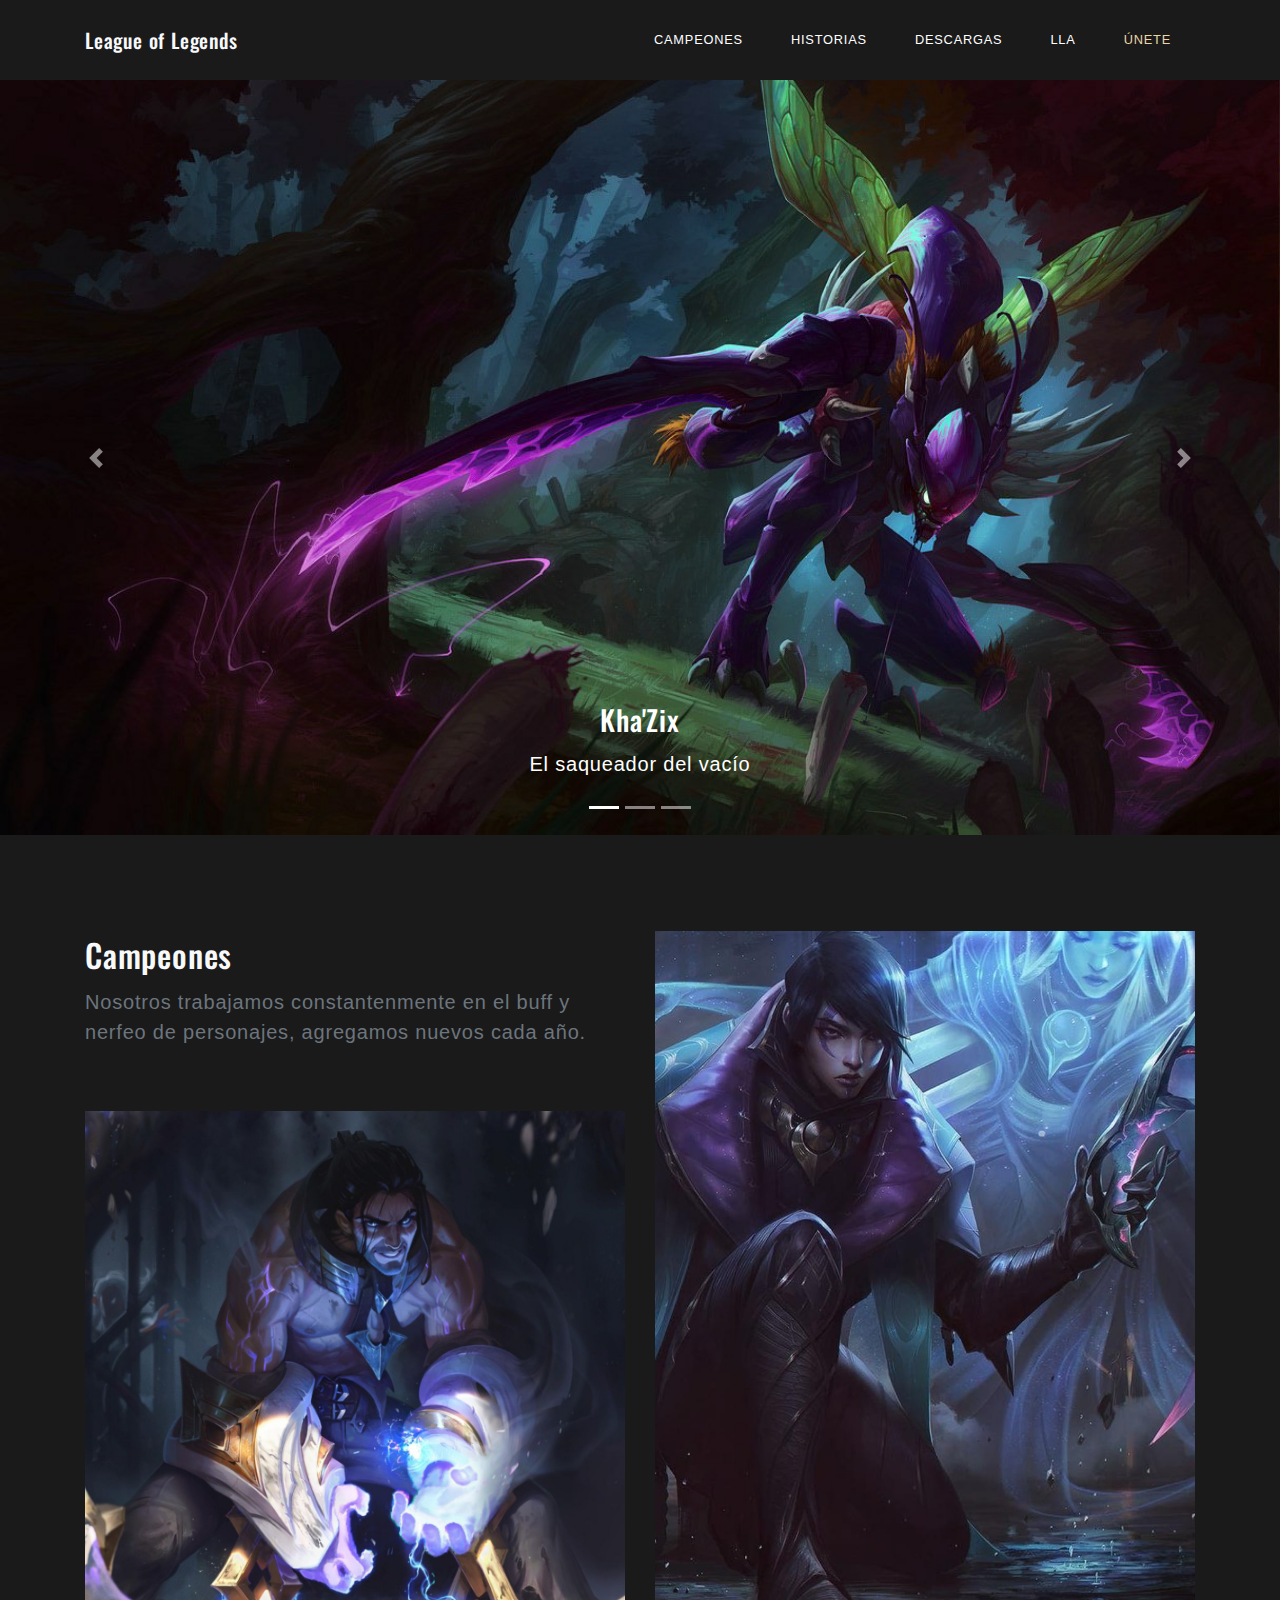
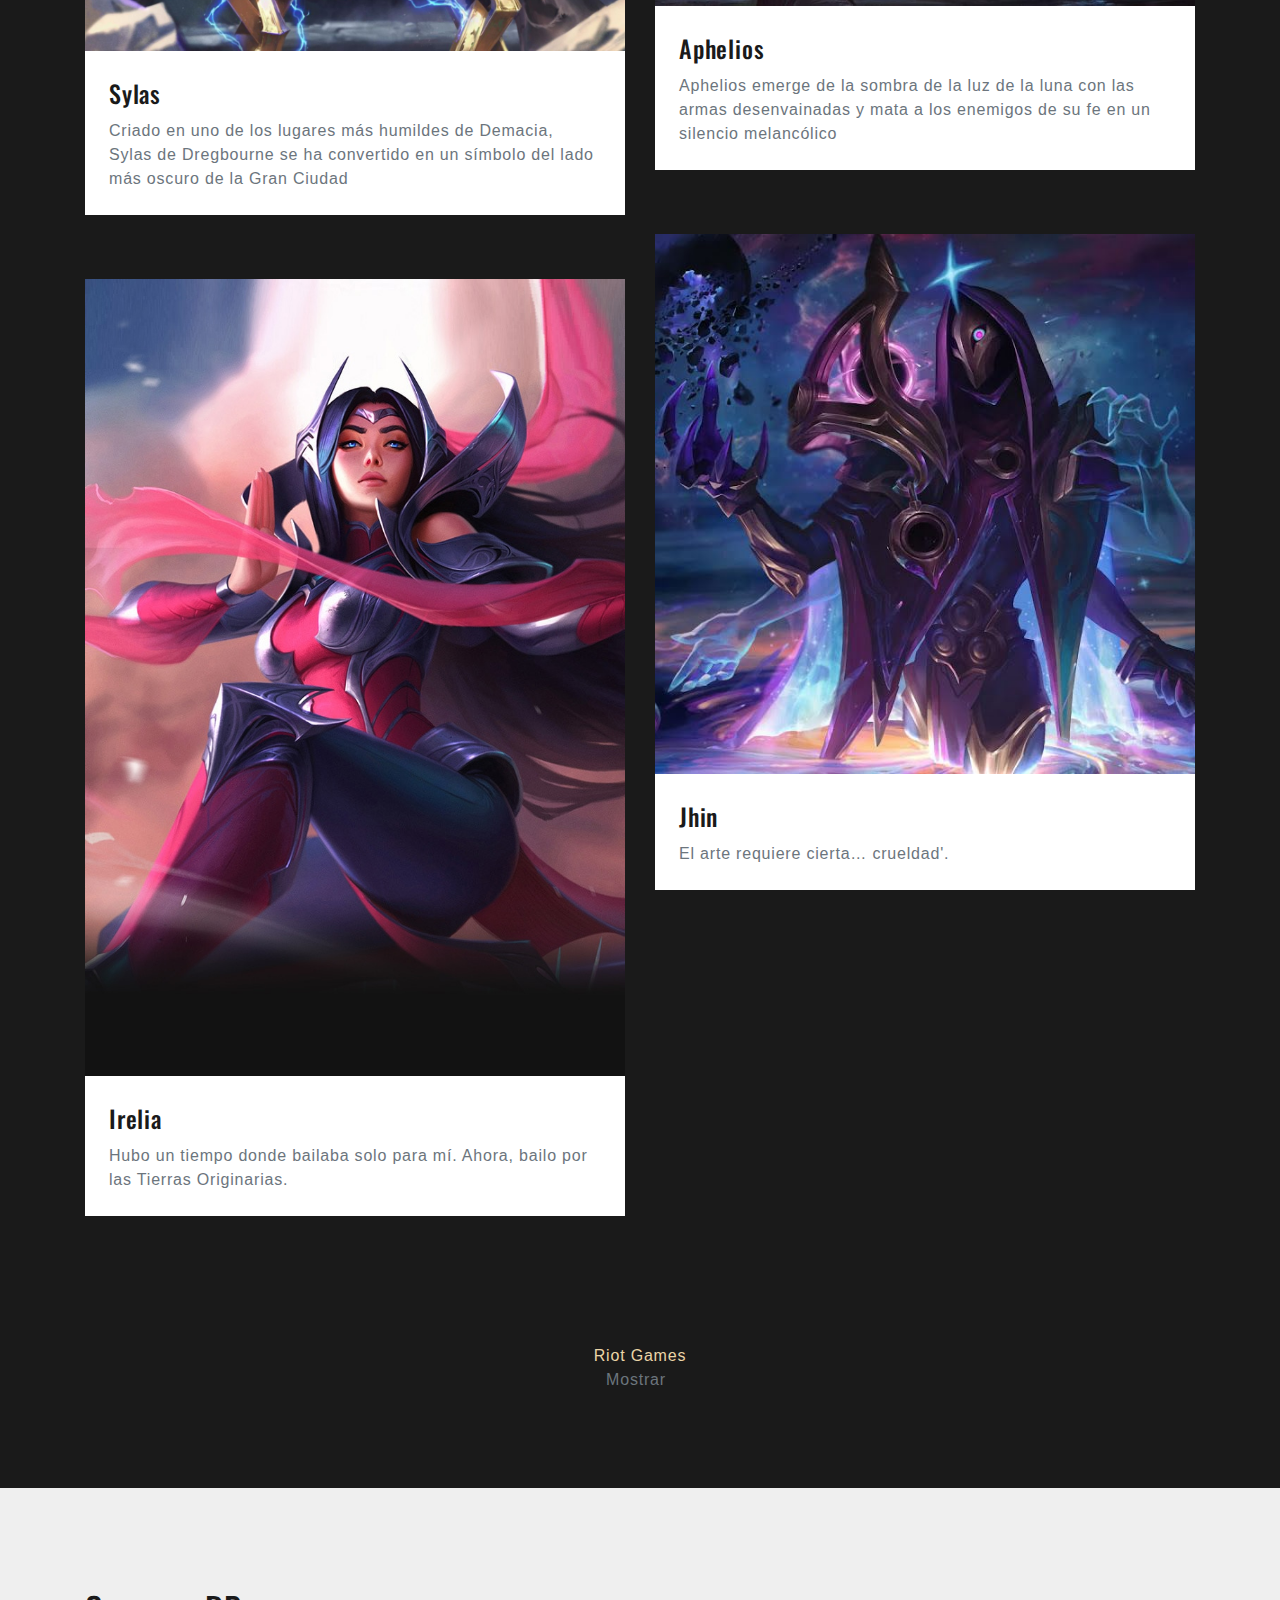
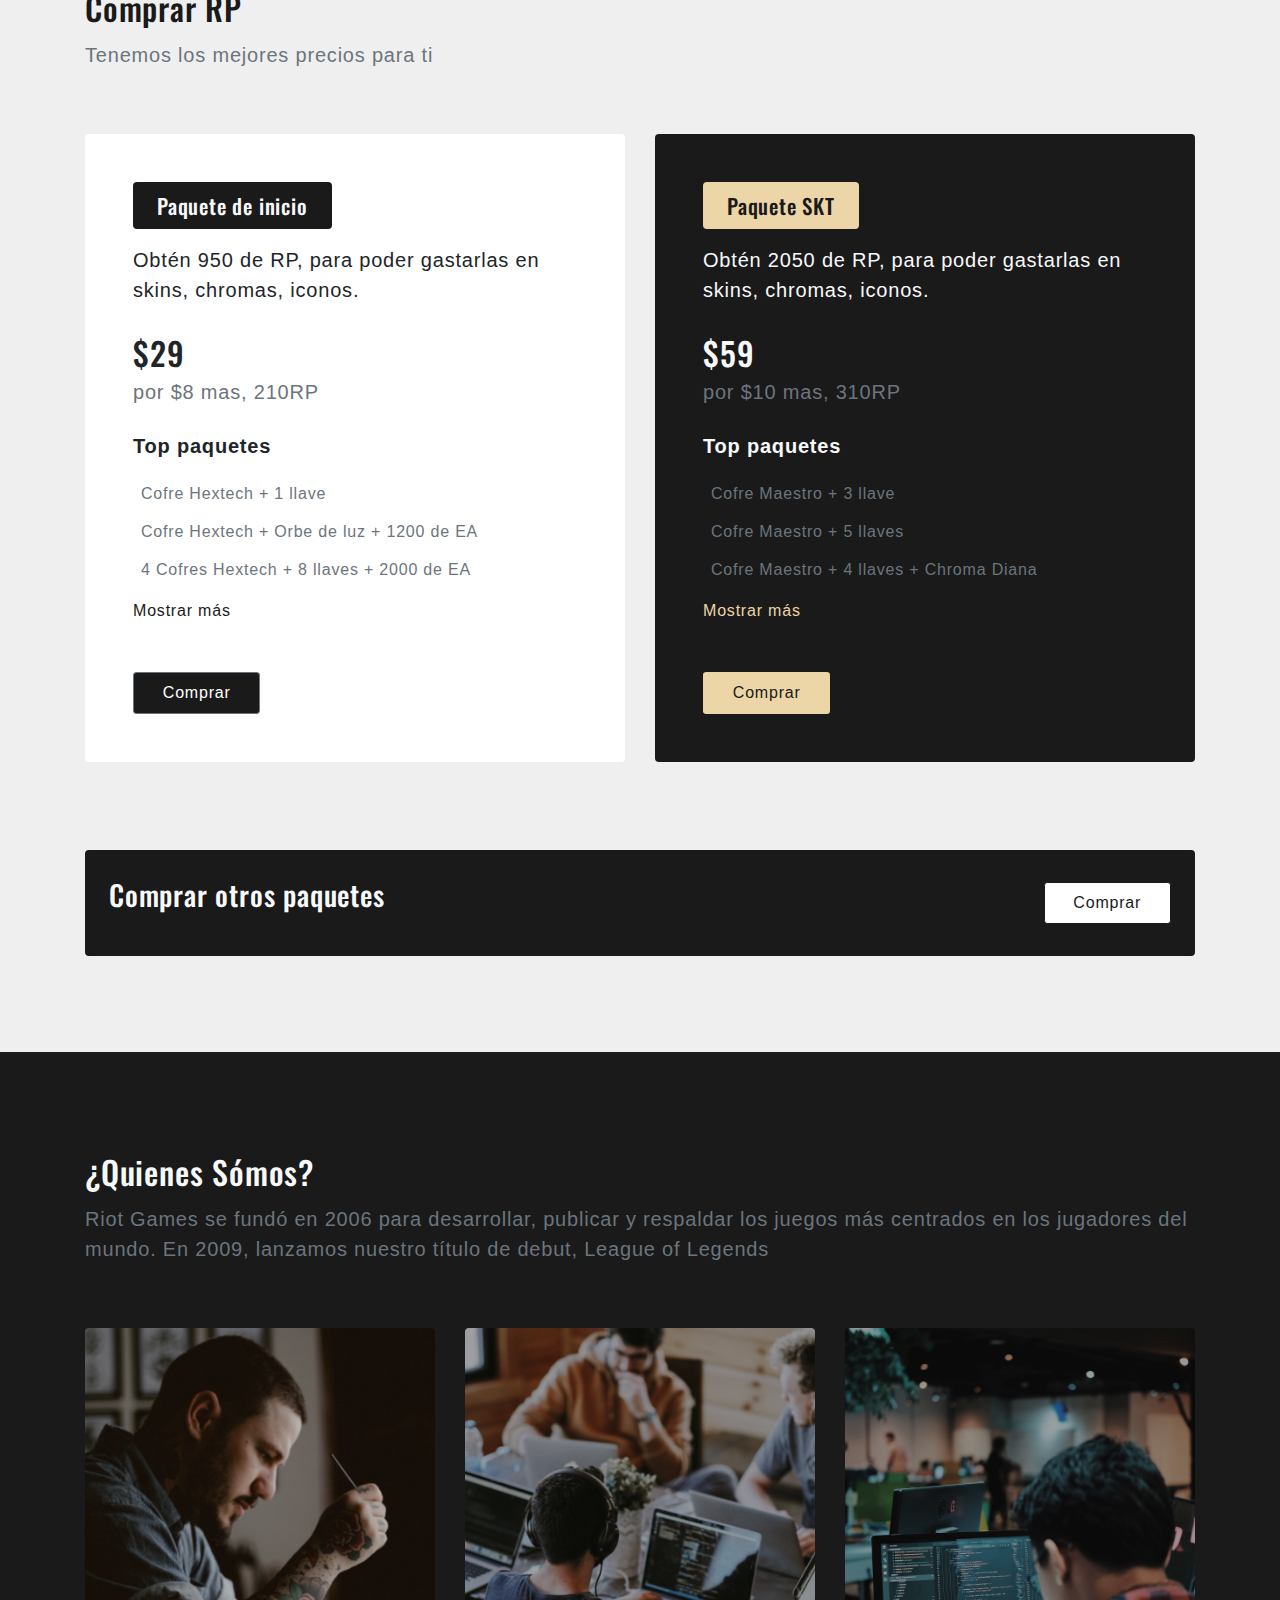
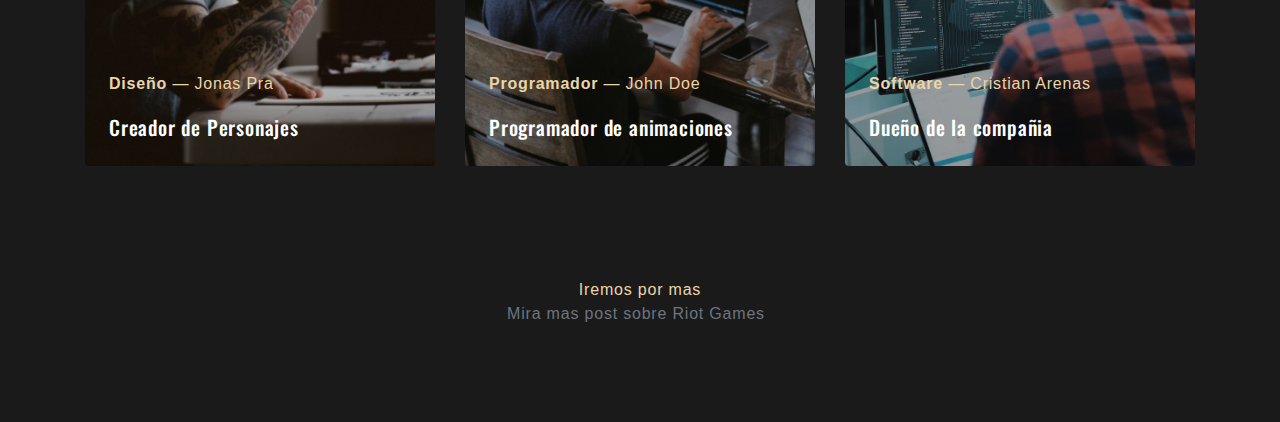
<file: index.html>
<!doctype html>
<html lang="en">

<head>
    <!-- Required meta tags -->
    <meta charset="utf-8">
    <meta name="viewport" content="width=device-width, initial-scale=1, shrink-to-fit=no">
    <!-- Bootstrap CSS -->
    <link rel="stylesheet" href="assets/css/bootstrap.min.css">

    <!-- Custom Styles -->
    <link rel="stylesheet" href="assets/css/style.css">

    <!-- Google fonts -->
    <link href="https://fonts.googleapis.com/css?family=Oswald:500|Roboto:300,400,700&display=swap" rel="stylesheet">

    <title></title>
</head>

<body>
    <nav class="navbar navbar-expand-lg fixed-top">
        <div class="container">
            <a class="navbar-brand" href="#">League of Legends</a>
            <button class="navbar-toggler" type="button" data-toggle="collapse" data-target="#navbarSupportedContent"
                aria-controls="navbarSupportedContent" aria-expanded="false" aria-label="Toggle navigation">
                <img src="assets/images/menu.svg" class="img-fluid">
            </button>
            <div class="collapse navbar-collapse" id="navbarSupportedContent">
                <ul class="navbar-nav ml-auto">
                    <li class="nav-item px-3">
                        <a class="nav-link" href="#">Campeones</a>
                    </li>
                    <li class="nav-item px-3">
                        <a class="nav-link" href="#">Historias</a>
                    </li>
                    <li class="nav-item px-3">
                        <a class="nav-link" href="#">Descargas</a>
                    </li>
                    <li class="nav-item px-3">
                        <a class="nav-link" href="#">LLA</a>
                    </li>
                    <li class="nav-item px-3">
                        <a class="nav-link text-gold" href="unete/aaa.html">Únete</a>
                    </li>
                </ul>
            </div>
        </div>
    </nav>

    <section id="slider">
        <div id="carouselExampleIndicators" class="carousel slide" data-ride="carousel">
            <ol class="carousel-indicators">
                <li data-target="#carouselExampleIndicators" data-slide-to="0" class="active"></li>
                <li data-target="#carouselExampleIndicators" data-slide-to="1"></li>
                <li data-target="#carouselExampleIndicators" data-slide-to="2"></li>
            </ol>
            <div class="carousel-inner">
                <div class="carousel-item active">
                    <img class="d-block w-100" src="assets/images/sliderkhazix.jpg" alt="First slide">
                    <div class="carousel-caption">
                        <h3 class="d-block">Kha'Zix</h3>
                        <p class="lead d-none d-sm-block">El saqueador del vacío</p>
                    </div>
                </div>
                <div class="carousel-item">
                    <img class="d-block w-100" src="assets/images/sliderdiana.jpg" alt="Second slide">
                    <div class="carousel-caption">
                        <h3 class="d-block">Diana</h3>
                        <p class="lead d-none d-sm-block">Hija de la Luna</p>
                    </div>
                </div>
                <div class="carousel-item">
                    <img class="d-block w-100" src="assets/images/sliderqiyana.jpg" alt="Second slide">
                    <div class="carousel-caption">
                        <h3 class="d-block">Qiyana</h3>
                        <p class="lead d-none d-sm-block">La emperatriz de los elementos</p>
                    </div>
                </div>
            </div>
            <a class="carousel-control-prev" href="#carouselExampleIndicators" role="button" data-slide="prev">
                <span class="carousel-control-prev-icon" aria-hidden="true"></span>
                <span class="sr-only">Previous</span>
            </a>
            <a class="carousel-control-next" href="#carouselExampleIndicators" role="button" data-slide="next">
                <span class="carousel-control-next-icon" aria-hidden="true"></span>
                <span class="sr-only">Next</span>
            </a>
        </div>
    </section>


    <section>
        <div class="container">
            <div class="row">
                <div class="col-md-6">
                    <h2 class="text-light">Campeones</h2>
                    <p class="lead text-muted">Nosotros trabajamos constantenmente en el buff y nerfeo de personajes,
                        agregamos nuevos cada año.</p>
                    <div class="portfolio-item mt-6">
                        <a href="#">
                            <img src="assets/images/sylas.jpg" class="img-fluid">
                            <div class="portfolio-details bg-light p-4">
                                <h4 class="text-dark">Sylas</h4>
                                <p class="text-muted mb-0">Criado en uno de los lugares más humildes de Demacia, Sylas
                                    de Dregbourne se ha convertido en un símbolo del lado más oscuro de la Gran Ciudad
                                </p>
                            </div>
                        </a>
                    </div>
                    <div class="portfolio-item mt-6 mb-6">
                        <a href="#">
                            <img src="assets/images/irelia.jpg" class="img-fluid">
                            <div class="portfolio-details bg-light p-4">
                                <h4 class="text-dark">Irelia</h4>
                                <p class="text-muted mb-0">Hubo un tiempo donde bailaba solo para mí. Ahora, bailo por
                                    las Tierras Originarias.</p>
                            </div>
                        </a>
                    </div>
                </div>
                <div class="col-md-6">
                    <div class="portfolio-item">
                        <a href="#">
                            <img src="assets/images/apheliso.jpg" class="img-fluid">
                            <div class="portfolio-details bg-light p-4">
                                <h4 class="text-dark">Aphelios</h4>
                                <p class="text-muted mb-0">Aphelios emerge de la sombra de la luz de la luna con las
                                    armas desenvainadas y mata a los enemigos de su fe en un silencio melancólico </p>
                            </div>
                        </a>
                    </div>
                    <div class="portfolio-item mt-6">
                        <a href="#">
                            <img src="assets/images/jhin.jpg" class="img-fluid">
                            <div class="portfolio-details bg-light p-4">
                                <h4 class="text-dark">Jhin</h4>
                                <p class="text-muted mb-0">El arte requiere cierta… crueldad'.</p>
                            </div>
                        </a>
                    </div>
                </div>
            </div>
            <div class="text-center mt-6">
                <p class="text-gold mb-0">Riot Games</p>
                <a href="#" class="text-muted">Mostrar<i class="icon ion-md-arrow-forward ml-2"></i></a>
            </div>
        </div>
    </section>

    <section class="bg-light-grey">
        <div class="container">

            <h2 class="text-dark">Comprar RP</h2>
            <p class="lead text-muted">Tenemos los mejores precios para ti</p>

            <div class="row mt-6">
                <div class="col-md-6">
                    <div class="card border-0 mb-4">
                        <div class="card-body p-5">
                            <h3><span class="badge badge-secondary bg-dark text-light mb-2">Paquete de inicio</span>
                            </h3>
                            <p class="lead mb-4">Obtén 950 de RP, para poder gastarlas en skins, chromas, iconos.</p>
                            <h2 class="mb-0">$29</h2>
                            <p class="lead text-muted mb-4">por $8 mas, 210RP</p>

                            <p class="lead font-weight-bold">Top paquetes</p>
                            <ul class="list-unstyled mb-5">
                                <li class="mb-2 text-muted"><i
                                        class="icon ion-md-checkmark-circle lead text-dark mr-2"></i> Cofre Hextech + 1
                                    llave</li>
                                <li class="mb-2 text-muted"><i
                                        class="icon ion-md-checkmark-circle lead text-dark mr-2"></i> Cofre Hextech +
                                    Orbe de luz + 1200 de EA </li>
                                <li class="mb-3 text-muted"><i
                                        class="icon ion-md-checkmark-circle lead text-dark mr-2"></i> 4 Cofres Hextech +
                                    8 llaves + 2000 de EA</li>
                                <li class="text-dark">Mostrar más<i
                                        class="icon ion-md-arrow-forward align-middle ml-2"></i></li>
                            </ul>
                            <a href="#" class="btn btn-secondary">Comprar</a>
                        </div>
                    </div>
                </div>
                <div class="col-md-6">
                    <div class="card bg-dark border-0 mb-4">
                        <div class="card-body p-5">
                            <h3><span class="badge badge-secondary bg-gold text-dark mb-2">Paquete SKT</span></h3>
                            <p class="lead mb-4 text-light">Obtén 2050 de RP, para poder gastarlas en skins, chromas,
                                iconos.</p>
                            <h2 class="mb-0 text-light">$59</h2>
                            <p class="lead mb-4 text-muted">por $10 mas, 310RP</p>

                            <p class="lead font-weight-bold text-light">Top paquetes</p>
                            <ul class="list-unstyled mb-5">
                                <li class="mb-2 text-muted"><i
                                        class="icon ion-md-checkmark-circle lead text-gold mr-2"></i> Cofre Maestro + 3
                                    llave</li>
                                <li class="mb-2 text-muted"><i
                                        class="icon ion-md-checkmark-circle lead text-gold mr-2"></i> Cofre Maestro + 5
                                    llaves</li>
                                <li class="mb-3 text-muted"><i
                                        class="icon ion-md-checkmark-circle lead text-gold mr-2"></i> Cofre Maestro + 4
                                    llaves + Chroma Diana</li>
                                <li class="text-gold">Mostrar más <i
                                        class="icon ion-md-arrow-forward align-middle ml-2"></i></li>
                            </ul>
                            <a href="#" class="btn btn-gold">Comprar</a>
                        </div>
                    </div>
                </div>
            </div>
            <div class="card mt-6 bg-dark p-4 border-0">
                <div class="row d-flex">
                    <div class="col-md-8">
                        <h3 class="text-light mb-0 d-inline-block">Comprar otros paquetes</h3>
                    </div>
                    <div class="col-md-4 align-self-center text-lg-right text-sm-left">
                        <a href="#" class="btn btn-primary ml-auto d-inline-block my-2">Comprar</a>
                    </div>
                </div>
            </div>
        </div>
    </section>


          






    <section>
        <div class="container">

            <h2 class="text-light">¿Quienes Sómos?</h2>
            <p class="lead text-muted">Riot Games se fundó en 2006 para desarrollar, publicar y respaldar los juegos más
                centrados en los jugadores del mundo. En 2009, lanzamos nuestro título de debut, League of Legends </p>

            <div class="row mt-6">
                <div class="col-md-4">
                    <div class="blog-item position-relative rounded mb-5">
                        <a href="#">
                            <div class="blog-info position-absolute">
                                <p class="text-gold mb-3"><span class="font-weight-bold">Diseño</span> — Jonas Pra
                                </p>
                                <h5>Creador de Personajes</h5>
                            </div>
                            <img src="assets/images/blog-01.jpg" class="img-fluid rounded">
                        </a>
                    </div>
                </div>
                <div class="col-md-4">
                    <div class="blog-item position-relative mb-5">
                        <a href="#">
                            <div class="blog-info position-absolute">
                                <p class="text-gold mb-3"><span class="font-weight-bold">Programador</span> — John Doe
                                </p>
                                <h5>Programador de animaciones</h5>
                            </div>
                            <img src="assets/images/blog-02.jpg" class="img-fluid rounded">
                        </a>
                    </div>
                </div>
                <div class="col-md-4">
                    <div class="blog-item position-relative rounded">
                        <a href="#">
                            <div class="blog-info position-absolute">
                                <p class="text-gold mb-3"><span class="font-weight-bold">Software</span> — Cristian
                                    Arenas
                                </p>
                                <h5>Dueño de la compañia</h5>
                            </div>
                            <img src="assets/images/blog-03.jpg" class="img-fluid rounded">
                        </a>
                    </div>
                </div>
            </div>
            <div class="text-center mt-6">
                <p class="text-gold mb-0">Iremos por mas</p>
                <a href="#" class="text-muted">Mira mas post sobre Riot Games<i
                        class="icon ion-md-arrow-forward ml-2"></i></a>
            </div>
        </div>
    </section>

    <!-- Optional JavaScript -->
    <!-- jQuery first, then Popper.js, then Bootstrap JS -->
    <script src="assets/js/ola.js"></script>
    <script
  src="https://code.jquery.com/jquery-3.3.1.min.js"
  integrity="sha256-FgpCb/KJQlLNfOu91ta32o/NMZxltwRo8QtmkMRdAu8="
  crossorigin="anonymous"></script>
    <script src="assets/js/jquery.js"></script>
    <script src="assets/js/popper.min.js"></script>
    <script src="assets/js/bootstrap.min.js"></script>
</body>

</html>
</file>
<file: assets/css/style.css>
/*////////////////////////////////////////////////////////////////////////////////////////////////////

    Themes Bootstrap - Personal Portfolio Template v1.0.0 (https://themesbootstrap.com.mx/templates/bravo-agency-template.html)
    Copyright 2019 Themes Bootstrap
    Licensed under MIT (https://github.com/diegovr7/bravo-agency/blob/master/LICENSE)

////////////////////////////////////////////////////////////////////////////////////////////////////*/
:root {
    --dark:#1a1a1a;
    --white: #ffffff;
    --light-grey: #efefef;
    --gold: #ecd5a7;
}

body {
    font-family: 'Roboto Condensed', sans-serif;
    font-size: 1rem;
    font-weight: 300;
    letter-spacing: .05rem;
    background-color: var(--dark) !important;
}

h1, h2, h3, h4, h5, h6, .navbar-brand {
    font-family: 'Oswald', sans-serif;
    font-weight: 500 !important;
    line-height: 1.5 !important;
}

a {
    color: var(--light);
}

a:hover {
    color: var(--light);
    text-decoration: none;
}

.bg-light {
    background-color: var(--white) !important;
}

.bg-light-grey {
    background-color: var(--light-grey);
}

.bg-dark {
    background-color: var(--dark) !important;
}

.bg-gold {
    background-color: var(--gold);
}

.text-dark {
    color: var(--dark) !important;
}
.text-gold {
    color: var(--gold) !important;
}

.btn {
    padding: .5rem 1.8rem;
    border-radius: .2rem;
}

.btn-primary {
    background-color: var(--white) !important;
    color: var(--dark);
    border-color: var(--dark);
}

.btn-primary:hover {
    background-color: var(--light) !important;
    color: var(--dark);
    border-color: var(--dark);
}

.btn-secondary {
    background-color: var(--dark);
}

.btn-gold {
    background-color: var(--gold);
    color: var(--dark);
}

.mt-6{
    margin-top: 4rem;
}

.mb-6 {
    margin-bottom: 4rem;
}

.navbar {
    background-color: var(--dark);
    min-height: 5rem;
}

.nav-link {
    font-size: .8rem;
    font-weight: 400;
    text-transform: uppercase;
    color: var(--white);
}

.navbar-toggler {
    color: var(--white);
}

.badge {
    font-weight: 500;
    padding: .5rem 1.5rem;
    line-height: 1.5;
}

section {
    padding: 6rem 0;
}

#slider {
    padding: 5rem 0 0 0;
}

.blog-info {
    color: var(--white);
    bottom: 1rem;
    left: 1.5rem;
}

.form-control {
    padding: 1.5rem 1rem;
    font-weight: 300;
    border: 0;
}

.form-control:focus {
    outline: none;
    box-shadow: none;
    border: 1px solid var(--dark);
}

@media (max-width: 575.98px) {
    #slider h3 {
        font-size: 1.2rem;
    } 
    footer {
        text-align: center;
    }
}
</file>
